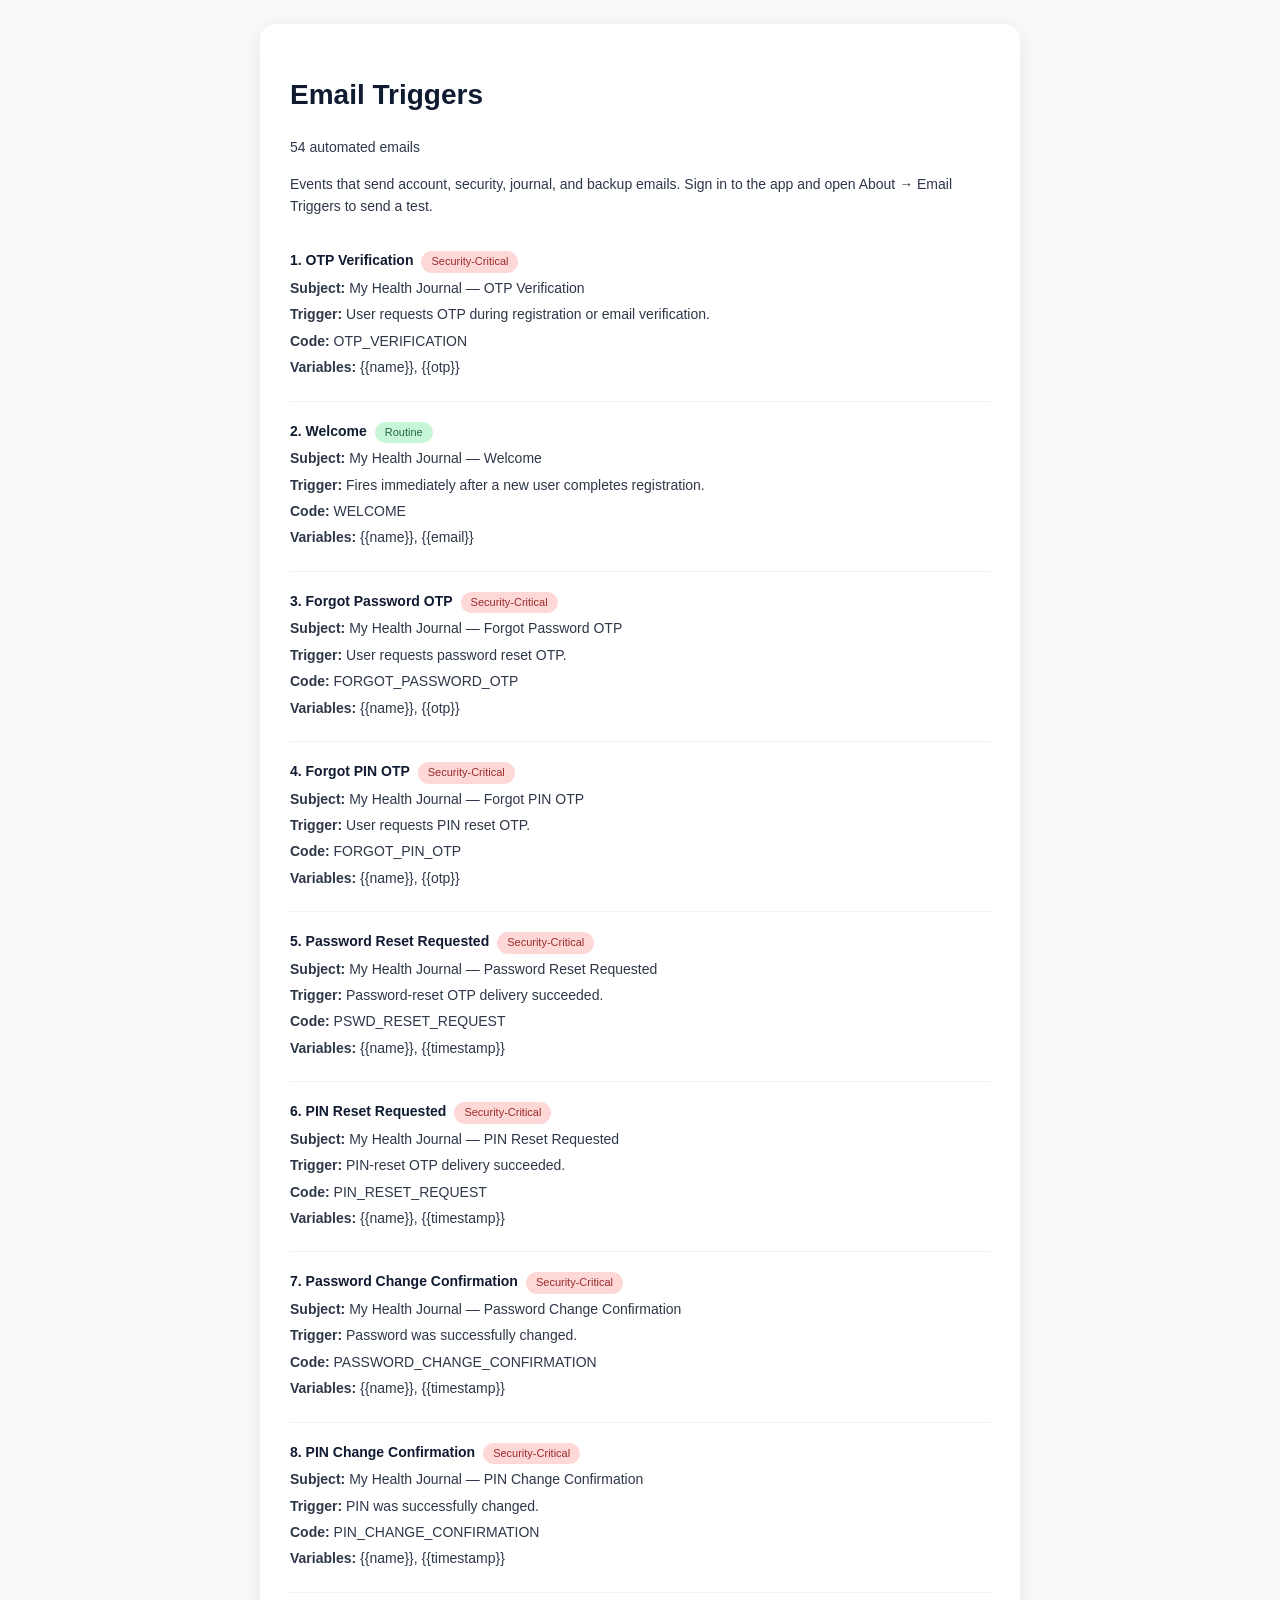
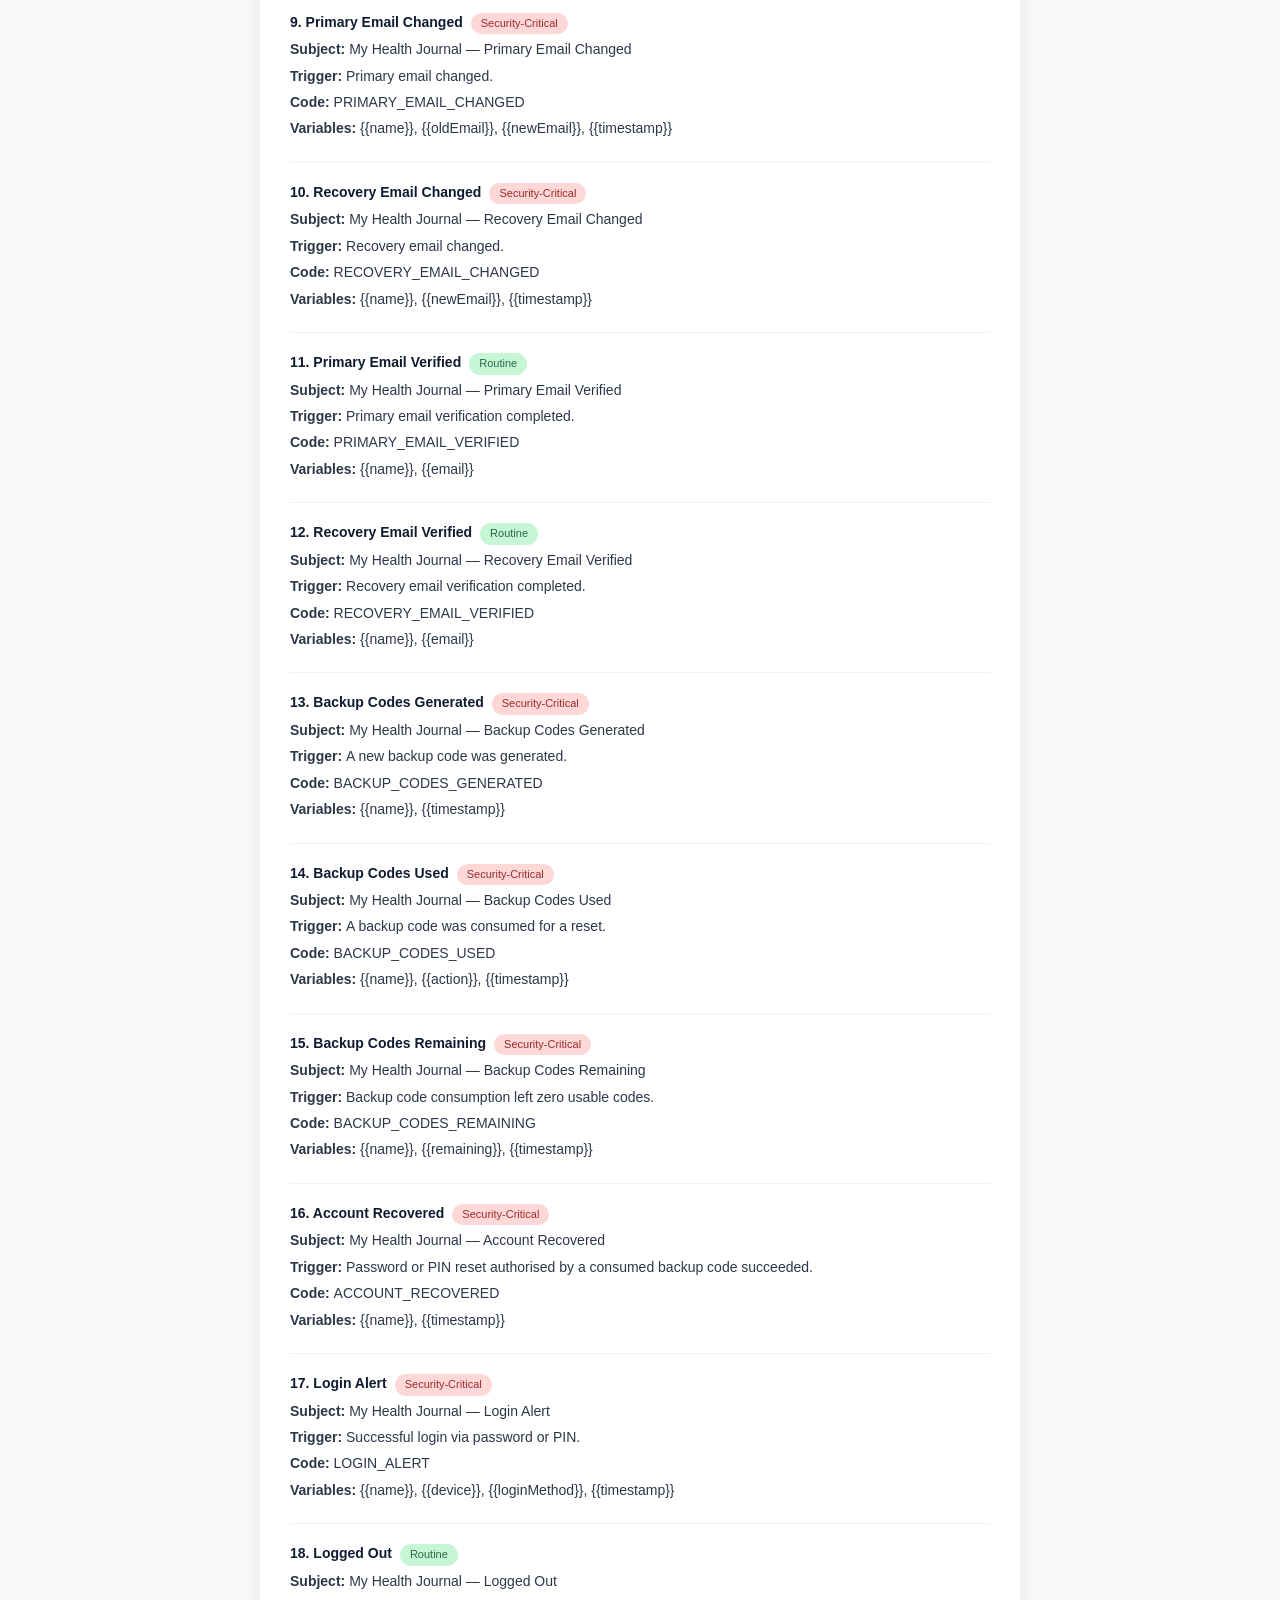
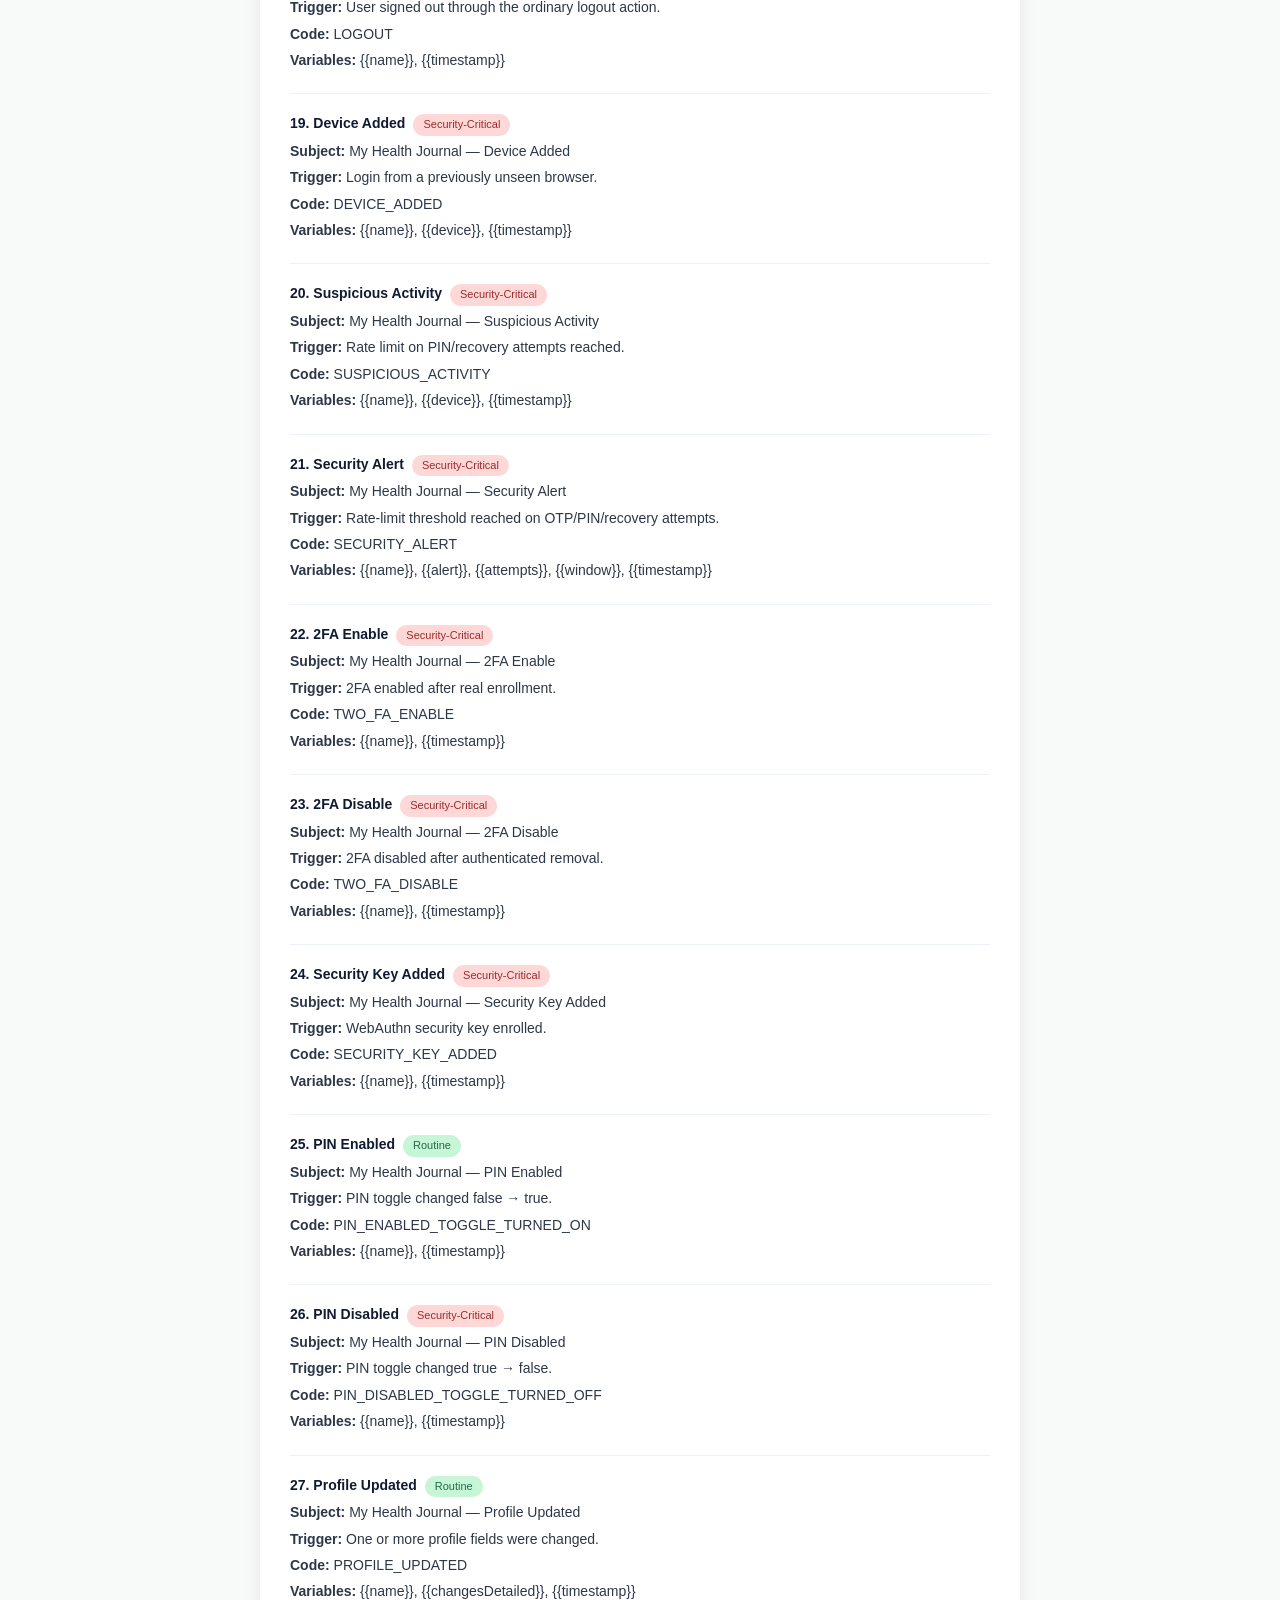
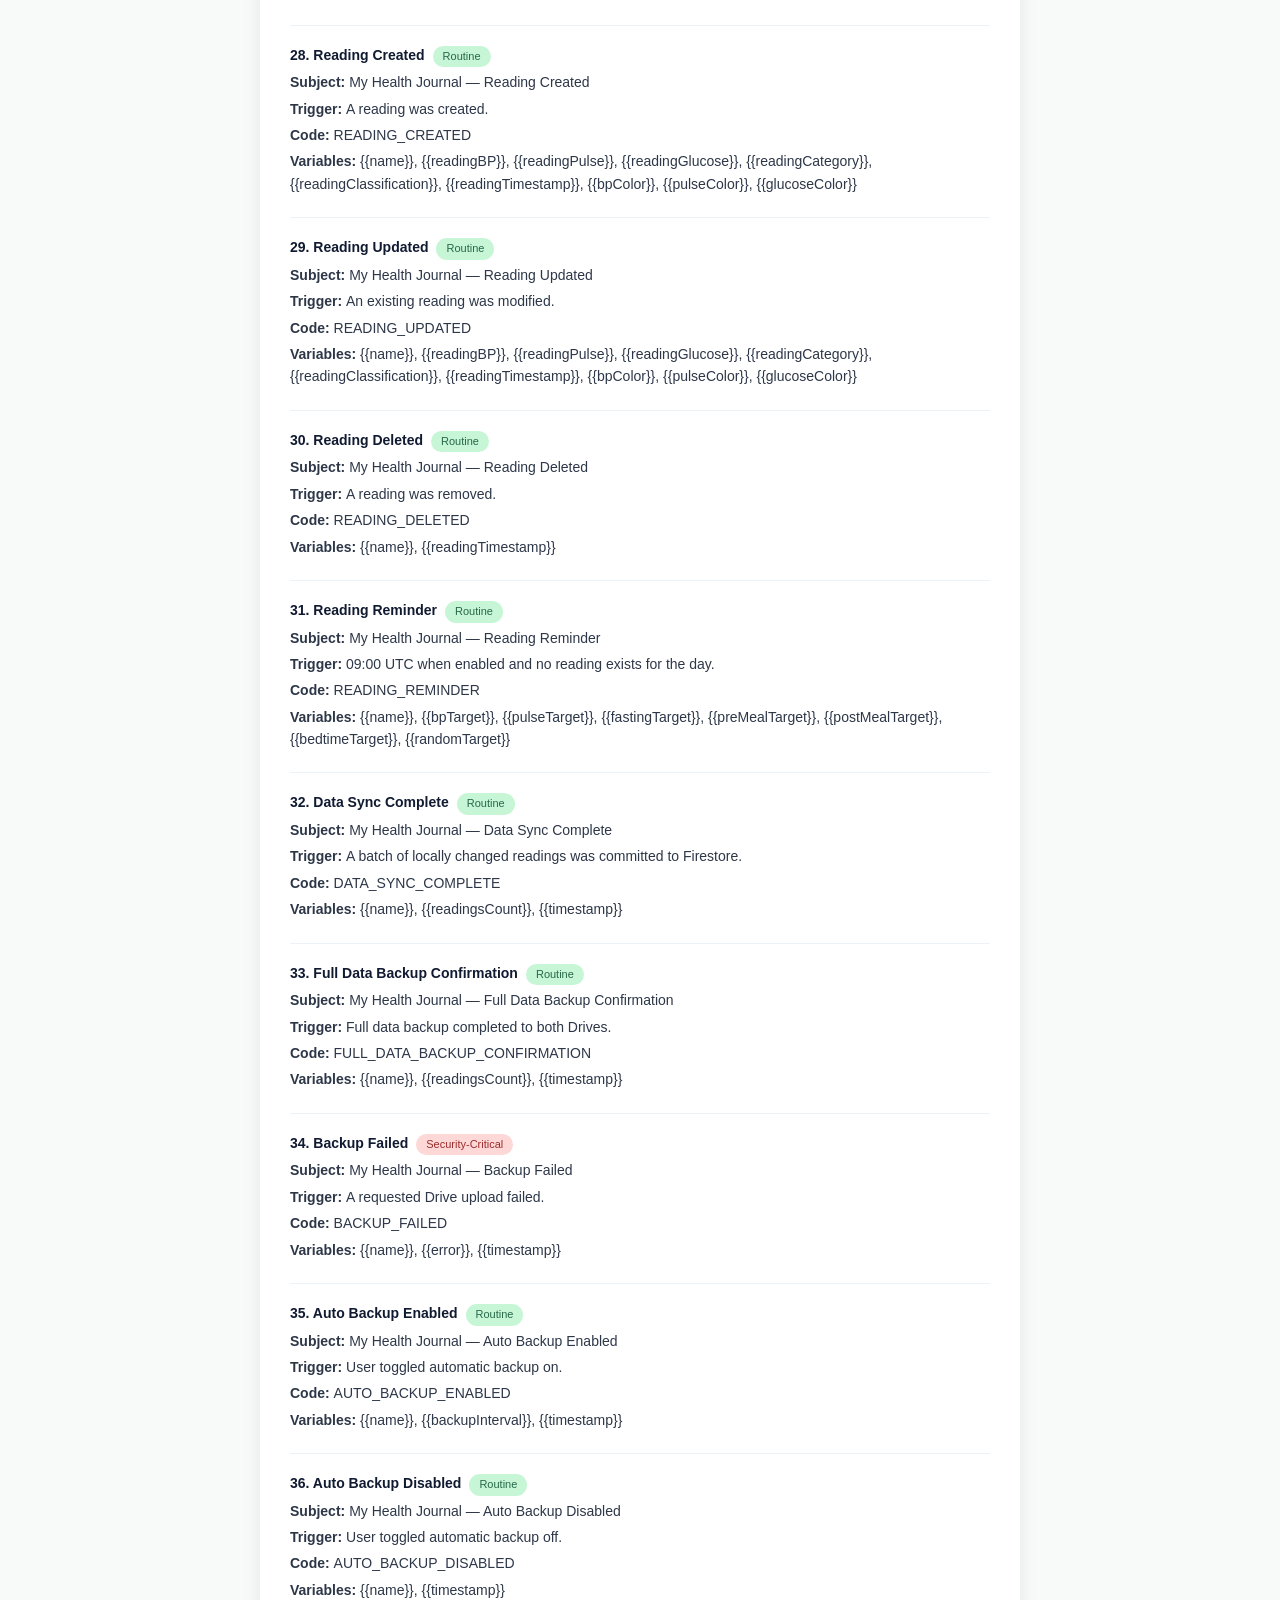
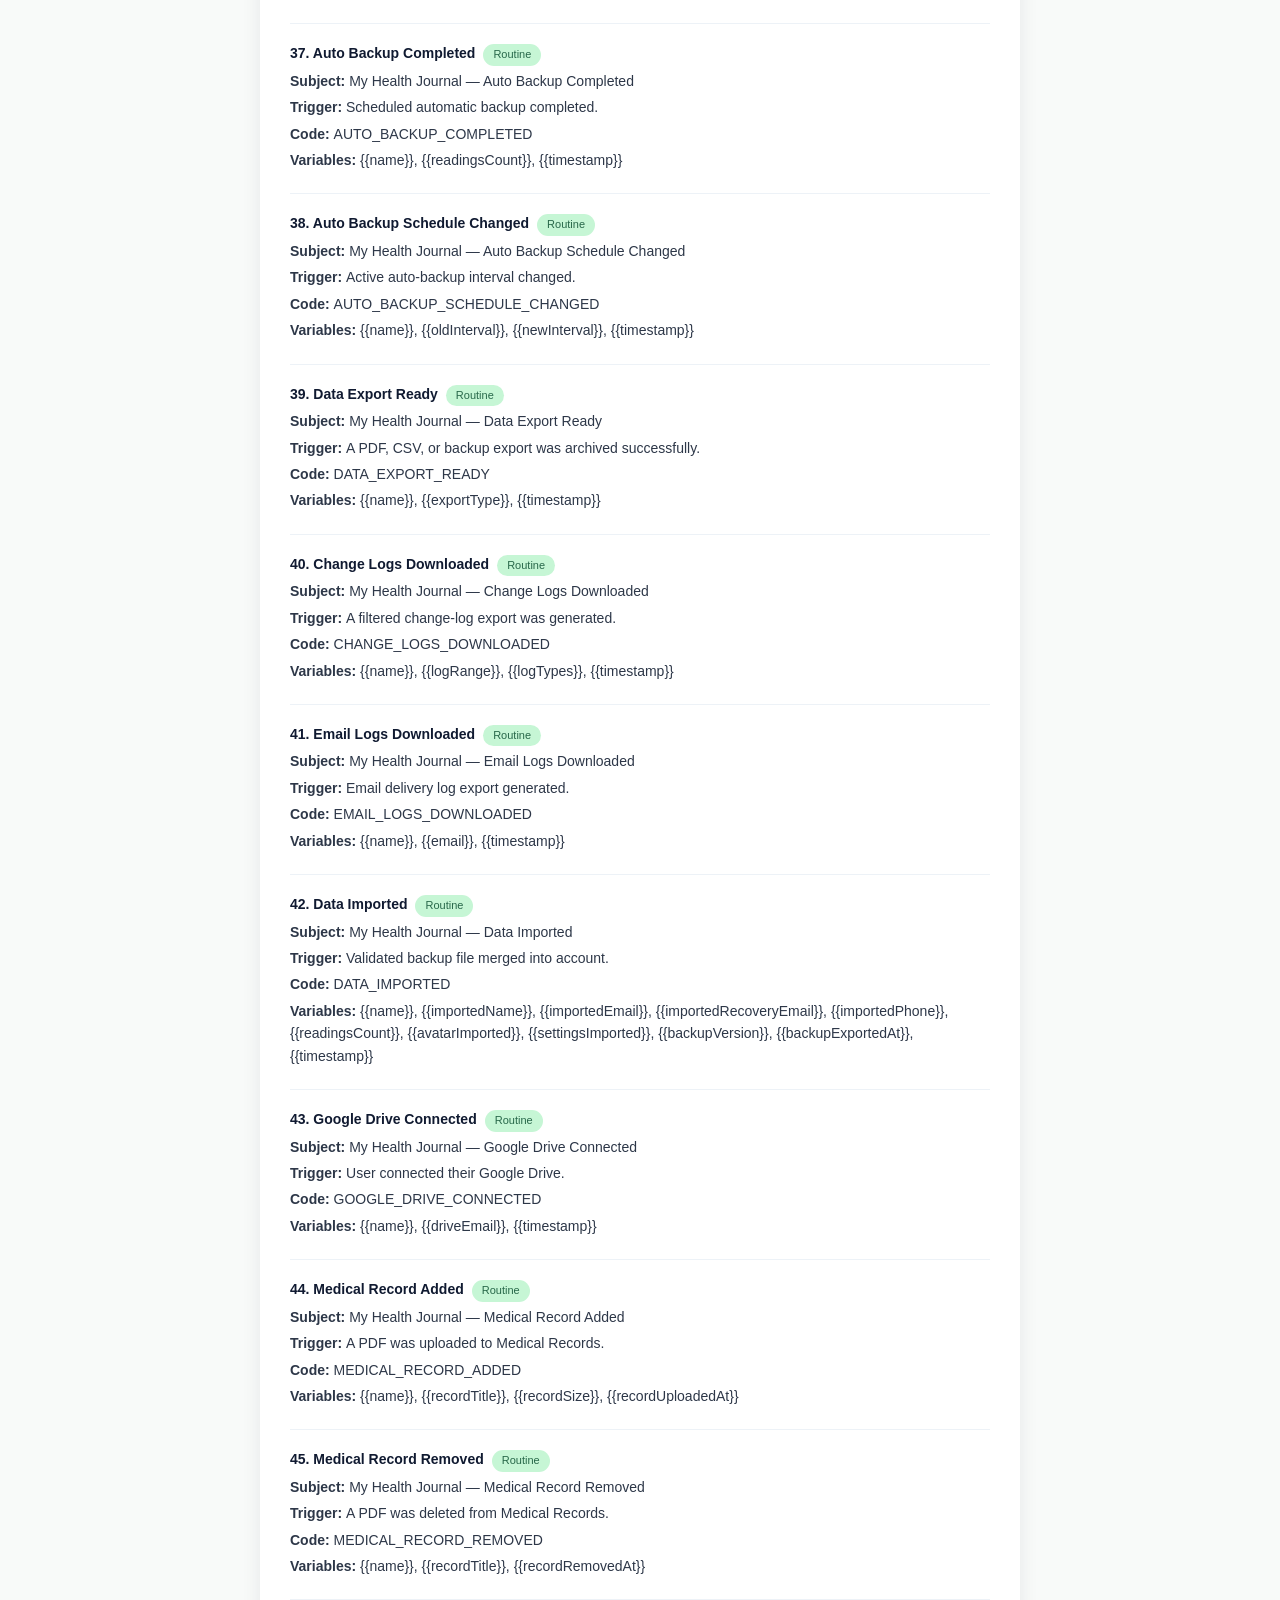
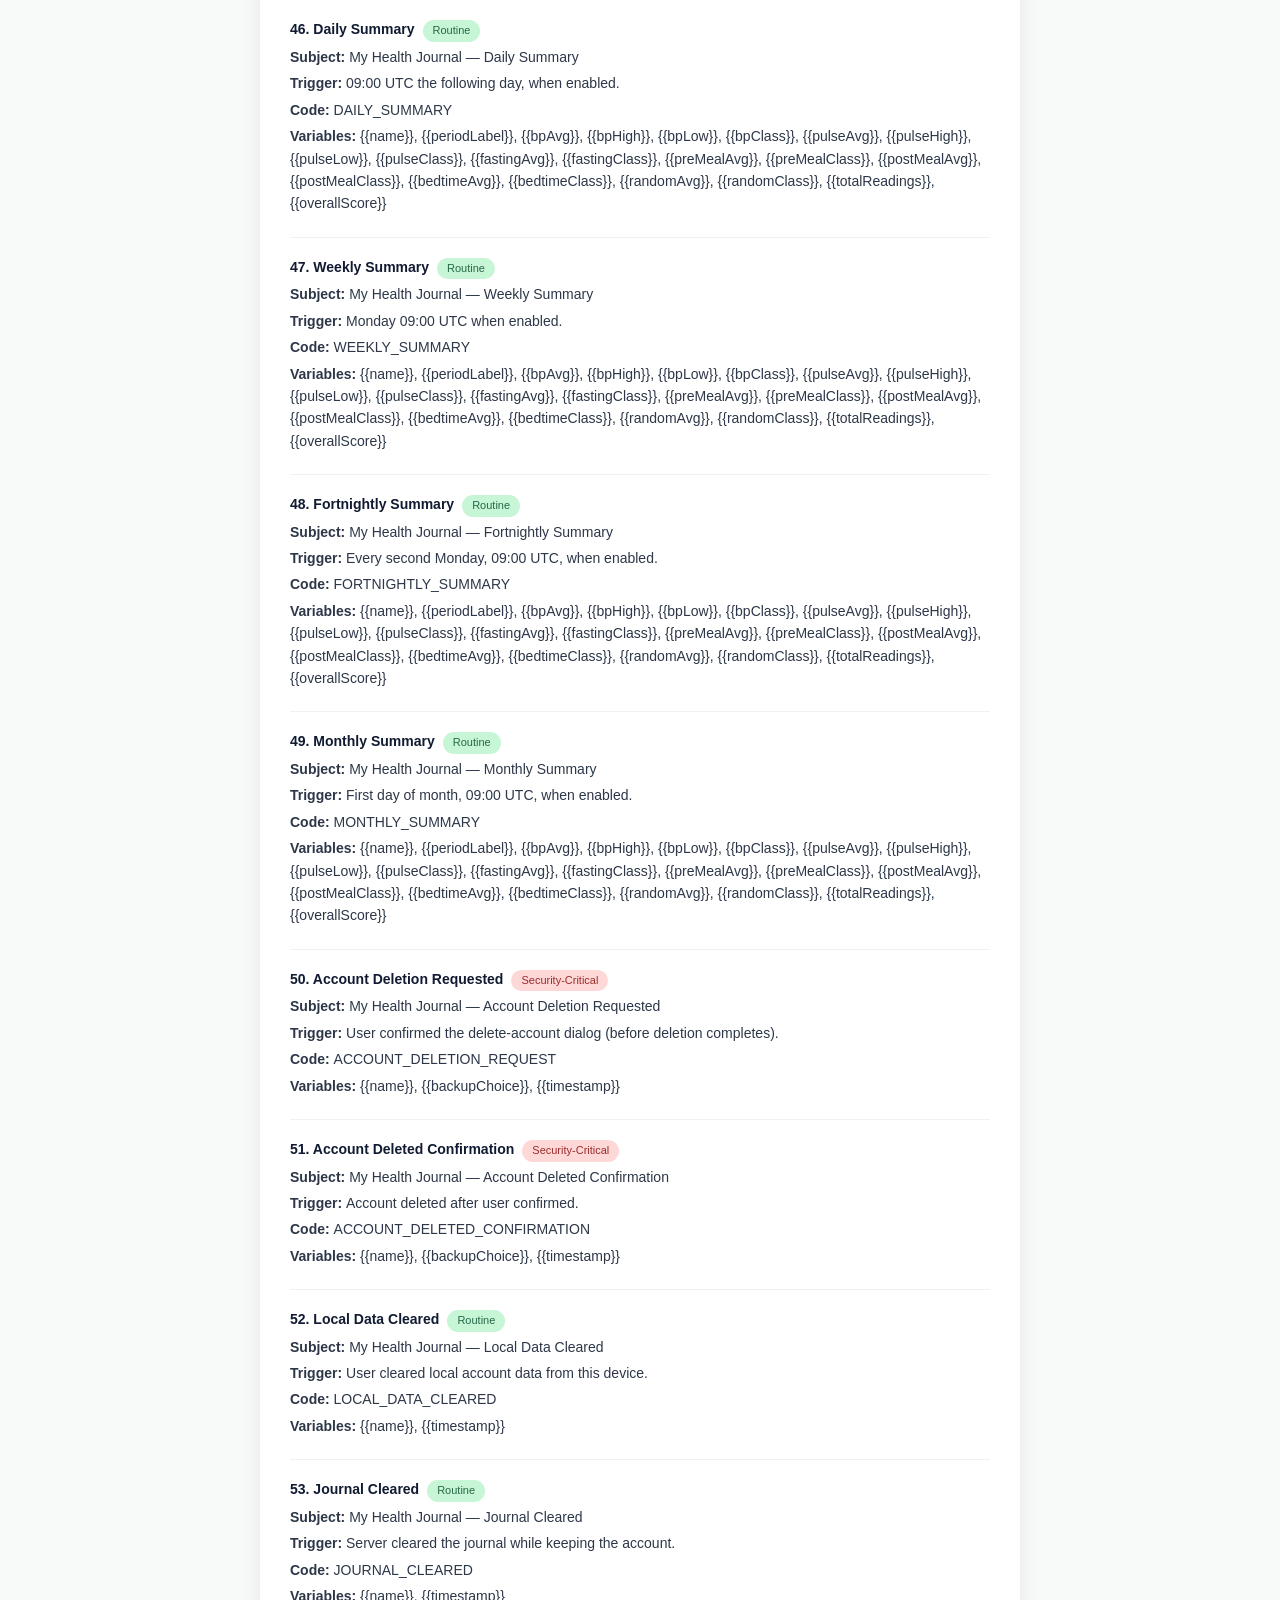
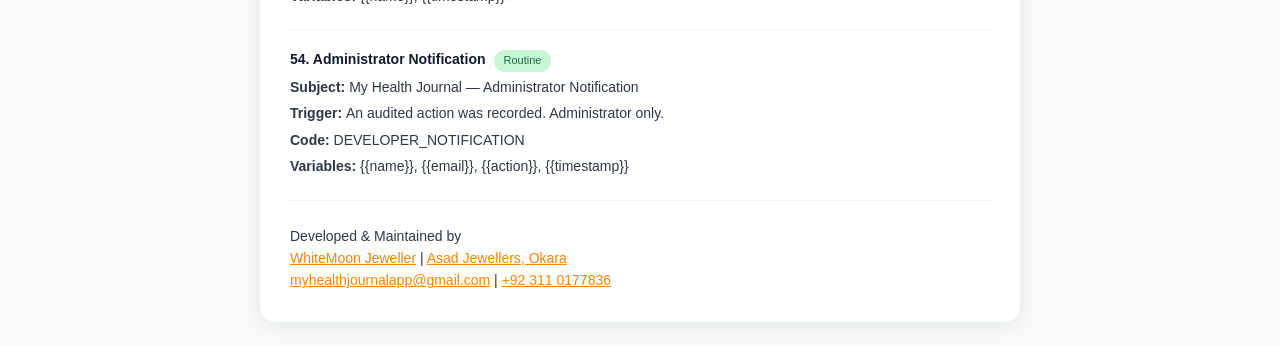
<file: email-triggers.html>
<!doctype html><html lang="en"><head><meta charset="utf-8"><meta name="viewport" content="width=device-width,initial-scale=1"><title>Email Triggers — My Health Journal</title><style>
*{box-sizing:border-box}body{margin:0;padding:24px 14px;background:#F8FAF9;color:#2D3748;font:14px/1.6 Arial,sans-serif}.card{background:#fff;border-radius:16px;box-shadow:0 4px 20px rgba(16,26,49,.08);max-width:760px;margin:auto;padding:30px}h1,strong{color:#101A31}article{border-bottom:1px solid #EDF2F7;padding:18px 0}article p{margin:4px 0}code{overflow-wrap:anywhere;font-size:12px}.type{display:inline-block;padding:2px 10px;border-radius:12px;font-size:11px;margin-left:8px}.routine{background:#C6F6D5;color:#276749}.critical{background:#FED7D7;color:#9B2C2C}a{color:#FF8308}a:hover{color:#000}footer{margin-top:24px} @media(max-width:480px){.card{padding:18px}.type{margin:4px 0;display:table}}
</style></head><body><main class="card"><h1>Email Triggers</h1><p id="count"></p><p>Events that send account, security, journal, and backup emails. Sign in to the app and open About → Email Triggers to send a test.</p><div id="list"></div><footer>Developed &amp; Maintained by<br><a href="https://share.google/bWfGrw0Q622ZebL1s">WhiteMoon Jeweller</a> | <a href="https://share.google/jHB4SvgAeMeM0FXPk">Asad Jewellers, Okara</a><br><a href="mailto:myhealthjournalapp@gmail.com">myhealthjournalapp@gmail.com</a> | <a href="https://wa.me/923110177836">+92 311 0177836</a></footer></main><script>
const templates=[{"code": "OTP_VERIFICATION", "name": "OTP Verification", "subject": "My Health Journal — OTP Verification", "trigger": "User requests OTP during registration or email verification.", "type": "Security-Critical", "variables": ["name", "otp"]}, {"code": "WELCOME", "name": "Welcome", "subject": "My Health Journal — Welcome", "trigger": "Fires immediately after a new user completes registration.", "type": "Routine", "variables": ["name", "email"]}, {"code": "FORGOT_PASSWORD_OTP", "name": "Forgot Password OTP", "subject": "My Health Journal — Forgot Password OTP", "trigger": "User requests password reset OTP.", "type": "Security-Critical", "variables": ["name", "otp"]}, {"code": "FORGOT_PIN_OTP", "name": "Forgot PIN OTP", "subject": "My Health Journal — Forgot PIN OTP", "trigger": "User requests PIN reset OTP.", "type": "Security-Critical", "variables": ["name", "otp"]}, {"code": "PSWD_RESET_REQUEST", "name": "Password Reset Requested", "subject": "My Health Journal — Password Reset Requested", "trigger": "Password-reset OTP delivery succeeded.", "type": "Security-Critical", "variables": ["name", "timestamp"]}, {"code": "PIN_RESET_REQUEST", "name": "PIN Reset Requested", "subject": "My Health Journal — PIN Reset Requested", "trigger": "PIN-reset OTP delivery succeeded.", "type": "Security-Critical", "variables": ["name", "timestamp"]}, {"code": "PASSWORD_CHANGE_CONFIRMATION", "name": "Password Change Confirmation", "subject": "My Health Journal — Password Change Confirmation", "trigger": "Password was successfully changed.", "type": "Security-Critical", "variables": ["name", "timestamp"]}, {"code": "PIN_CHANGE_CONFIRMATION", "name": "PIN Change Confirmation", "subject": "My Health Journal — PIN Change Confirmation", "trigger": "PIN was successfully changed.", "type": "Security-Critical", "variables": ["name", "timestamp"]}, {"code": "PRIMARY_EMAIL_CHANGED", "name": "Primary Email Changed", "subject": "My Health Journal — Primary Email Changed", "trigger": "Primary email changed.", "type": "Security-Critical", "variables": ["name", "oldEmail", "newEmail", "timestamp"]}, {"code": "RECOVERY_EMAIL_CHANGED", "name": "Recovery Email Changed", "subject": "My Health Journal — Recovery Email Changed", "trigger": "Recovery email changed.", "type": "Security-Critical", "variables": ["name", "newEmail", "timestamp"]}, {"code": "PRIMARY_EMAIL_VERIFIED", "name": "Primary Email Verified", "subject": "My Health Journal — Primary Email Verified", "trigger": "Primary email verification completed.", "type": "Routine", "variables": ["name", "email"]}, {"code": "RECOVERY_EMAIL_VERIFIED", "name": "Recovery Email Verified", "subject": "My Health Journal — Recovery Email Verified", "trigger": "Recovery email verification completed.", "type": "Routine", "variables": ["name", "email"]}, {"code": "BACKUP_CODES_GENERATED", "name": "Backup Codes Generated", "subject": "My Health Journal — Backup Codes Generated", "trigger": "A new backup code was generated.", "type": "Security-Critical", "variables": ["name", "timestamp"]}, {"code": "BACKUP_CODES_USED", "name": "Backup Codes Used", "subject": "My Health Journal — Backup Codes Used", "trigger": "A backup code was consumed for a reset.", "type": "Security-Critical", "variables": ["name", "action", "timestamp"]}, {"code": "BACKUP_CODES_REMAINING", "name": "Backup Codes Remaining", "subject": "My Health Journal — Backup Codes Remaining", "trigger": "Backup code consumption left zero usable codes.", "type": "Security-Critical", "variables": ["name", "remaining", "timestamp"]}, {"code": "ACCOUNT_RECOVERED", "name": "Account Recovered", "subject": "My Health Journal — Account Recovered", "trigger": "Password or PIN reset authorised by a consumed backup code succeeded.", "type": "Security-Critical", "variables": ["name", "timestamp"]}, {"code": "LOGIN_ALERT", "name": "Login Alert", "subject": "My Health Journal — Login Alert", "trigger": "Successful login via password or PIN.", "type": "Security-Critical", "variables": ["name", "device", "loginMethod", "timestamp"]}, {"code": "LOGOUT", "name": "Logged Out", "subject": "My Health Journal — Logged Out", "trigger": "User signed out through the ordinary logout action.", "type": "Routine", "variables": ["name", "timestamp"]}, {"code": "DEVICE_ADDED", "name": "Device Added", "subject": "My Health Journal — Device Added", "trigger": "Login from a previously unseen browser.", "type": "Security-Critical", "variables": ["name", "device", "timestamp"]}, {"code": "SUSPICIOUS_ACTIVITY", "name": "Suspicious Activity", "subject": "My Health Journal — Suspicious Activity", "trigger": "Rate limit on PIN/recovery attempts reached.", "type": "Security-Critical", "variables": ["name", "device", "timestamp"]}, {"code": "SECURITY_ALERT", "name": "Security Alert", "subject": "My Health Journal — Security Alert", "trigger": "Rate-limit threshold reached on OTP/PIN/recovery attempts.", "type": "Security-Critical", "variables": ["name", "alert", "attempts", "window", "timestamp"]}, {"code": "TWO_FA_ENABLE", "name": "2FA Enable", "subject": "My Health Journal — 2FA Enable", "trigger": "2FA enabled after real enrollment.", "type": "Security-Critical", "variables": ["name", "timestamp"]}, {"code": "TWO_FA_DISABLE", "name": "2FA Disable", "subject": "My Health Journal — 2FA Disable", "trigger": "2FA disabled after authenticated removal.", "type": "Security-Critical", "variables": ["name", "timestamp"]}, {"code": "SECURITY_KEY_ADDED", "name": "Security Key Added", "subject": "My Health Journal — Security Key Added", "trigger": "WebAuthn security key enrolled.", "type": "Security-Critical", "variables": ["name", "timestamp"]}, {"code": "PIN_ENABLED_TOGGLE_TURNED_ON", "name": "PIN Enabled", "subject": "My Health Journal — PIN Enabled", "trigger": "PIN toggle changed false → true.", "type": "Routine", "variables": ["name", "timestamp"]}, {"code": "PIN_DISABLED_TOGGLE_TURNED_OFF", "name": "PIN Disabled", "subject": "My Health Journal — PIN Disabled", "trigger": "PIN toggle changed true → false.", "type": "Security-Critical", "variables": ["name", "timestamp"]}, {"code": "PROFILE_UPDATED", "name": "Profile Updated", "subject": "My Health Journal — Profile Updated", "trigger": "One or more profile fields were changed.", "type": "Routine", "variables": ["name", "changesDetailed", "timestamp"]}, {"code": "READING_CREATED", "name": "Reading Created", "subject": "My Health Journal — Reading Created", "trigger": "A reading was created.", "type": "Routine", "variables": ["name", "readingBP", "readingPulse", "readingGlucose", "readingCategory", "readingClassification", "readingTimestamp", "bpColor", "pulseColor", "glucoseColor"]}, {"code": "READING_UPDATED", "name": "Reading Updated", "subject": "My Health Journal — Reading Updated", "trigger": "An existing reading was modified.", "type": "Routine", "variables": ["name", "readingBP", "readingPulse", "readingGlucose", "readingCategory", "readingClassification", "readingTimestamp", "bpColor", "pulseColor", "glucoseColor"]}, {"code": "READING_DELETED", "name": "Reading Deleted", "subject": "My Health Journal — Reading Deleted", "trigger": "A reading was removed.", "type": "Routine", "variables": ["name", "readingTimestamp"]}, {"code": "READING_REMINDER", "name": "Reading Reminder", "subject": "My Health Journal — Reading Reminder", "trigger": "09:00 UTC when enabled and no reading exists for the day.", "type": "Routine", "variables": ["name", "bpTarget", "pulseTarget", "fastingTarget", "preMealTarget", "postMealTarget", "bedtimeTarget", "randomTarget"]}, {"code": "DATA_SYNC_COMPLETE", "name": "Data Sync Complete", "subject": "My Health Journal — Data Sync Complete", "trigger": "A batch of locally changed readings was committed to Firestore.", "type": "Routine", "variables": ["name", "readingsCount", "timestamp"]}, {"code": "FULL_DATA_BACKUP_CONFIRMATION", "name": "Full Data Backup Confirmation", "subject": "My Health Journal — Full Data Backup Confirmation", "trigger": "Full data backup completed to both Drives.", "type": "Routine", "variables": ["name", "readingsCount", "timestamp"]}, {"code": "BACKUP_FAILED", "name": "Backup Failed", "subject": "My Health Journal — Backup Failed", "trigger": "A requested Drive upload failed.", "type": "Security-Critical", "variables": ["name", "error", "timestamp"]}, {"code": "AUTO_BACKUP_ENABLED", "name": "Auto Backup Enabled", "subject": "My Health Journal — Auto Backup Enabled", "trigger": "User toggled automatic backup on.", "type": "Routine", "variables": ["name", "backupInterval", "timestamp"]}, {"code": "AUTO_BACKUP_DISABLED", "name": "Auto Backup Disabled", "subject": "My Health Journal — Auto Backup Disabled", "trigger": "User toggled automatic backup off.", "type": "Routine", "variables": ["name", "timestamp"]}, {"code": "AUTO_BACKUP_COMPLETED", "name": "Auto Backup Completed", "subject": "My Health Journal — Auto Backup Completed", "trigger": "Scheduled automatic backup completed.", "type": "Routine", "variables": ["name", "readingsCount", "timestamp"]}, {"code": "AUTO_BACKUP_SCHEDULE_CHANGED", "name": "Auto Backup Schedule Changed", "subject": "My Health Journal — Auto Backup Schedule Changed", "trigger": "Active auto-backup interval changed.", "type": "Routine", "variables": ["name", "oldInterval", "newInterval", "timestamp"]}, {"code": "DATA_EXPORT_READY", "name": "Data Export Ready", "subject": "My Health Journal — Data Export Ready", "trigger": "A PDF, CSV, or backup export was archived successfully.", "type": "Routine", "variables": ["name", "exportType", "timestamp"]}, {"code": "CHANGE_LOGS_DOWNLOADED", "name": "Change Logs Downloaded", "subject": "My Health Journal — Change Logs Downloaded", "trigger": "A filtered change-log export was generated.", "type": "Routine", "variables": ["name", "logRange", "logTypes", "timestamp"]}, {"code": "EMAIL_LOGS_DOWNLOADED", "name": "Email Logs Downloaded", "subject": "My Health Journal — Email Logs Downloaded", "trigger": "Email delivery log export generated.", "type": "Routine", "variables": ["name", "email", "timestamp"]}, {"code": "DATA_IMPORTED", "name": "Data Imported", "subject": "My Health Journal — Data Imported", "trigger": "Validated backup file merged into account.", "type": "Routine", "variables": ["name", "importedName", "importedEmail", "importedRecoveryEmail", "importedPhone", "readingsCount", "avatarImported", "settingsImported", "backupVersion", "backupExportedAt", "timestamp"]}, {"code": "GOOGLE_DRIVE_CONNECTED", "name": "Google Drive Connected", "subject": "My Health Journal — Google Drive Connected", "trigger": "User connected their Google Drive.", "type": "Routine", "variables": ["name", "driveEmail", "timestamp"]}, {"code": "MEDICAL_RECORD_ADDED", "name": "Medical Record Added", "subject": "My Health Journal — Medical Record Added", "trigger": "A PDF was uploaded to Medical Records.", "type": "Routine", "variables": ["name", "recordTitle", "recordSize", "recordUploadedAt"]}, {"code": "MEDICAL_RECORD_REMOVED", "name": "Medical Record Removed", "subject": "My Health Journal — Medical Record Removed", "trigger": "A PDF was deleted from Medical Records.", "type": "Routine", "variables": ["name", "recordTitle", "recordRemovedAt"]}, {"code": "DAILY_SUMMARY", "name": "Daily Summary", "subject": "My Health Journal — Daily Summary", "trigger": "09:00 UTC the following day, when enabled.", "type": "Routine", "variables": ["name", "periodLabel", "bpAvg", "bpHigh", "bpLow", "bpClass", "pulseAvg", "pulseHigh", "pulseLow", "pulseClass", "fastingAvg", "fastingClass", "preMealAvg", "preMealClass", "postMealAvg", "postMealClass", "bedtimeAvg", "bedtimeClass", "randomAvg", "randomClass", "totalReadings", "overallScore"]}, {"code": "WEEKLY_SUMMARY", "name": "Weekly Summary", "subject": "My Health Journal — Weekly Summary", "trigger": "Monday 09:00 UTC when enabled.", "type": "Routine", "variables": ["name", "periodLabel", "bpAvg", "bpHigh", "bpLow", "bpClass", "pulseAvg", "pulseHigh", "pulseLow", "pulseClass", "fastingAvg", "fastingClass", "preMealAvg", "preMealClass", "postMealAvg", "postMealClass", "bedtimeAvg", "bedtimeClass", "randomAvg", "randomClass", "totalReadings", "overallScore"]}, {"code": "FORTNIGHTLY_SUMMARY", "name": "Fortnightly Summary", "subject": "My Health Journal — Fortnightly Summary", "trigger": "Every second Monday, 09:00 UTC, when enabled.", "type": "Routine", "variables": ["name", "periodLabel", "bpAvg", "bpHigh", "bpLow", "bpClass", "pulseAvg", "pulseHigh", "pulseLow", "pulseClass", "fastingAvg", "fastingClass", "preMealAvg", "preMealClass", "postMealAvg", "postMealClass", "bedtimeAvg", "bedtimeClass", "randomAvg", "randomClass", "totalReadings", "overallScore"]}, {"code": "MONTHLY_SUMMARY", "name": "Monthly Summary", "subject": "My Health Journal — Monthly Summary", "trigger": "First day of month, 09:00 UTC, when enabled.", "type": "Routine", "variables": ["name", "periodLabel", "bpAvg", "bpHigh", "bpLow", "bpClass", "pulseAvg", "pulseHigh", "pulseLow", "pulseClass", "fastingAvg", "fastingClass", "preMealAvg", "preMealClass", "postMealAvg", "postMealClass", "bedtimeAvg", "bedtimeClass", "randomAvg", "randomClass", "totalReadings", "overallScore"]}, {"code": "ACCOUNT_DELETION_REQUEST", "name": "Account Deletion Requested", "subject": "My Health Journal — Account Deletion Requested", "trigger": "User confirmed the delete-account dialog (before deletion completes).", "type": "Security-Critical", "variables": ["name", "backupChoice", "timestamp"]}, {"code": "ACCOUNT_DELETED_CONFIRMATION", "name": "Account Deleted Confirmation", "subject": "My Health Journal — Account Deleted Confirmation", "trigger": "Account deleted after user confirmed.", "type": "Security-Critical", "variables": ["name", "backupChoice", "timestamp"]}, {"code": "LOCAL_DATA_CLEARED", "name": "Local Data Cleared", "subject": "My Health Journal — Local Data Cleared", "trigger": "User cleared local account data from this device.", "type": "Routine", "variables": ["name", "timestamp"]}, {"code": "JOURNAL_CLEARED", "name": "Journal Cleared", "subject": "My Health Journal — Journal Cleared", "trigger": "Server cleared the journal while keeping the account.", "type": "Routine", "variables": ["name", "timestamp"]}, {"code": "DEVELOPER_NOTIFICATION", "name": "Administrator Notification", "subject": "My Health Journal — Administrator Notification", "trigger": "An audited action was recorded. Administrator only.", "type": "Routine", "variables": ["name", "email", "action", "timestamp"]}];
document.getElementById('count').textContent=templates.length+' automated emails';
const list=document.getElementById('list');
templates.forEach((t,i)=>{const row=document.createElement('article'); const heading=document.createElement('strong');heading.textContent=(i+1)+'. '+t.name;row.append(heading);const badge=document.createElement('span');badge.className='type '+(t.type==='Routine'?'routine':'critical');badge.textContent=t.type;row.append(badge);for(const [label,text] of [['Subject',t.subject],['Trigger',t.trigger],['Code',t.code],['Variables',t.variables.map(v=>'{{'+v+'}}').join(', ')||'none']]){const p=document.createElement('p');const key=document.createElement('b');key.textContent=label+': ';p.append(key,document.createTextNode(text));row.append(p);}list.append(row);});
</script></body></html>
</file>
